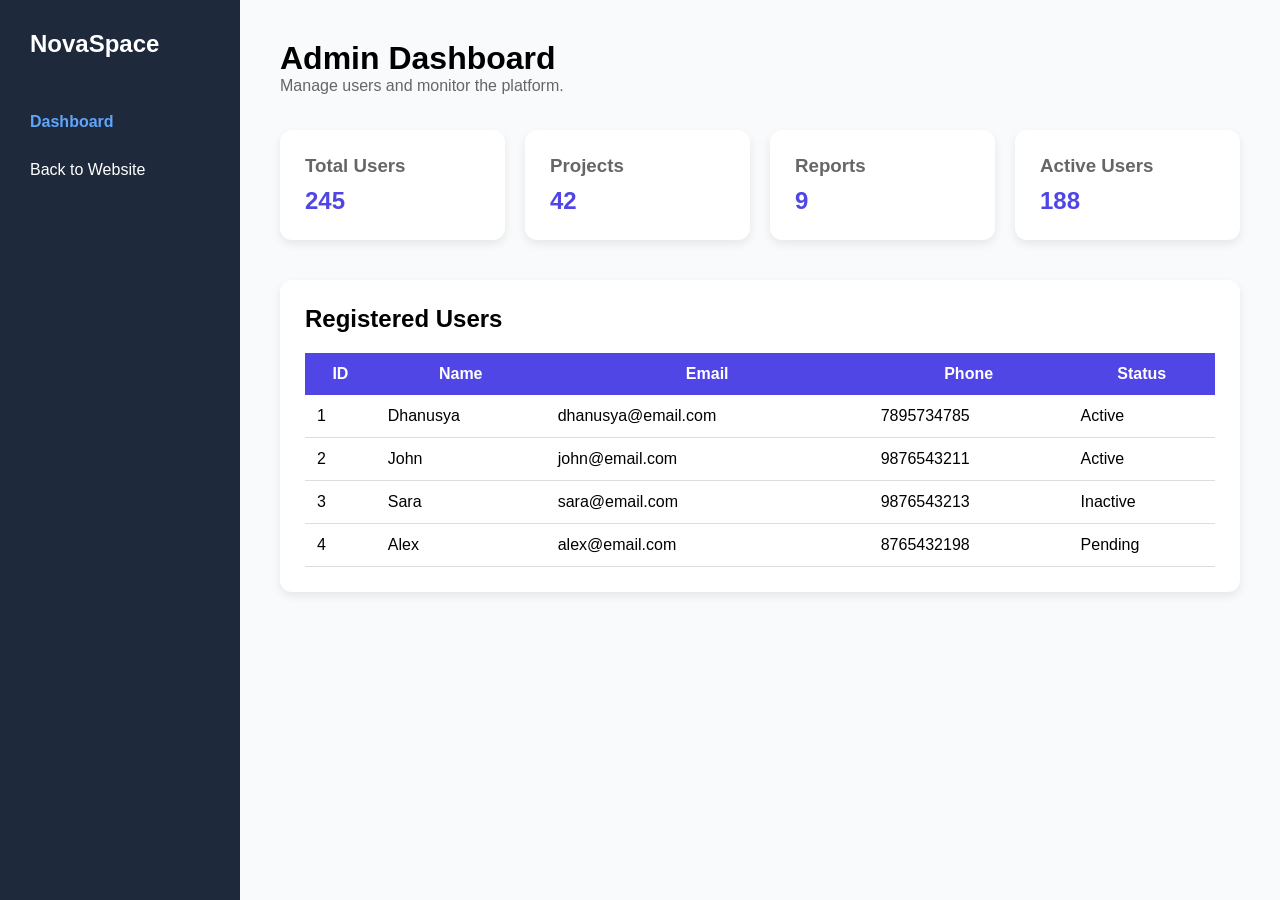
<file: admindashboard.html>
<!DOCTYPE html>
<html lang="en">

<head>
    <meta charset="UTF-8">
    <meta name="viewport" content="width=device-width, initial-scale=1.0">
    <title>Admin Panel | NovaSpace</title>
    <link rel="stylesheet" href="admindashboard.css">
</head>

<body>
    <!-- Sidebar -->
    <aside class="sidebar">
        <h2>NovaSpace</h2>
        <ul>
            <li class="active">Dashboard</li>
            <li><a href="index.html">Back to Website</a></li>
        </ul>

    </aside>

    <!-- Main Content -->
    <main class="main">
        <header>
            <h1>Admin Dashboard</h1>
            <p>Manage users and monitor the platform.</p>
        </header>

        <!-- Statistics -->
        <section class="cards">
            <div class="card">
                <h3>Total Users</h3>
                <h2>245</h2>
            </div>
            
            <div class="card">
                <h3>Projects</h3>
                <h2>42</h2>
            </div>

            <div class="card">
                <h3>Reports</h3>
                <h2>9</h2>
            </div>

            <div class="card">
                <h3>Active Users</h3>
                <h2>188</h2>
            </div>
        </section>

        <!-- User Table -->
        <section class="users">
            <h2>Registered Users</h2>
            <table>

                <tr>
                    <th>ID</th>
                    <th>Name</th>
                    <th>Email</th>
                    <th>Phone</th>
                    <th>Status</th>
                </tr>

                <tr>
                    <td>1</td>
                    <td>Dhanusya</td>
                    <td>dhanusya@email.com</td>
                    <td>7895734785</td>
                    <td>Active</td>
                </tr>

                <tr>
                    <td>2</td>
                    <td>John</td>
                    <td>john@email.com</td>
                    <td>9876543211</td>
                    <td>Active</td>
                </tr>

                <tr>
                    <td>3</td>
                    <td>Sara</td>
                    <td>sara@email.com</td>
                    <td>9876543213</td>
                    <td>Inactive</td>
                </tr>

                <tr>
                    <td>4</td>
                    <td>Alex</td>
                    <td>alex@email.com</td>
                    <td>8765432198</td>
                    <td>Pending</td>
                </tr>
            </table>
        </section>
    </main>
</body>
</html>
</file>
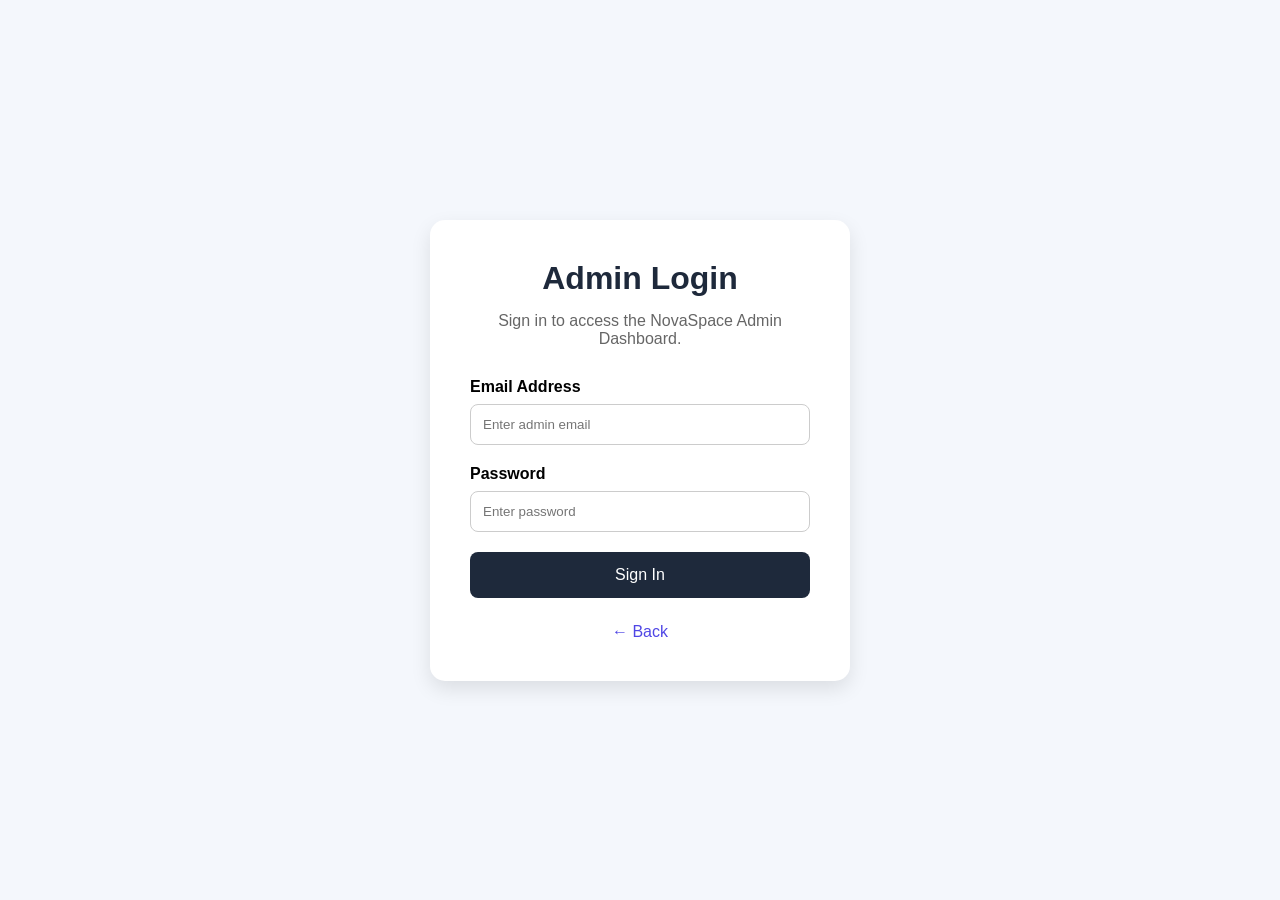
<file: adminSignin.html>
<!DOCTYPE html>
<html lang="en">

<head>
    <meta charset="UTF-8">
    <meta name="viewport" content="width=device-width, initial-scale=1.0">
    <title>Admin Login | NovaSpace</title>
    <link rel="stylesheet" href="adminSignin.css">
</head>

<body>
    <div class="container">
        <div class="login-box">
            <h1>Admin Login</h1>
            <p>
                Sign in to access the NovaSpace Admin Dashboard.
            </p>
            
            <form>
                <label>Email Address</label>
                <input
                    type="email"
                    placeholder="Enter admin email">

                <label>Password</label>
                <input
                    type="password"
                    placeholder="Enter password">

                <a href="admindashboard.html" class="login-btn">
                    Sign In
                </a>

            </form>
            <a href="account.html" class="back">
                ← Back
            </a>
        </div>
    </div>
</body>
</html>
</file>
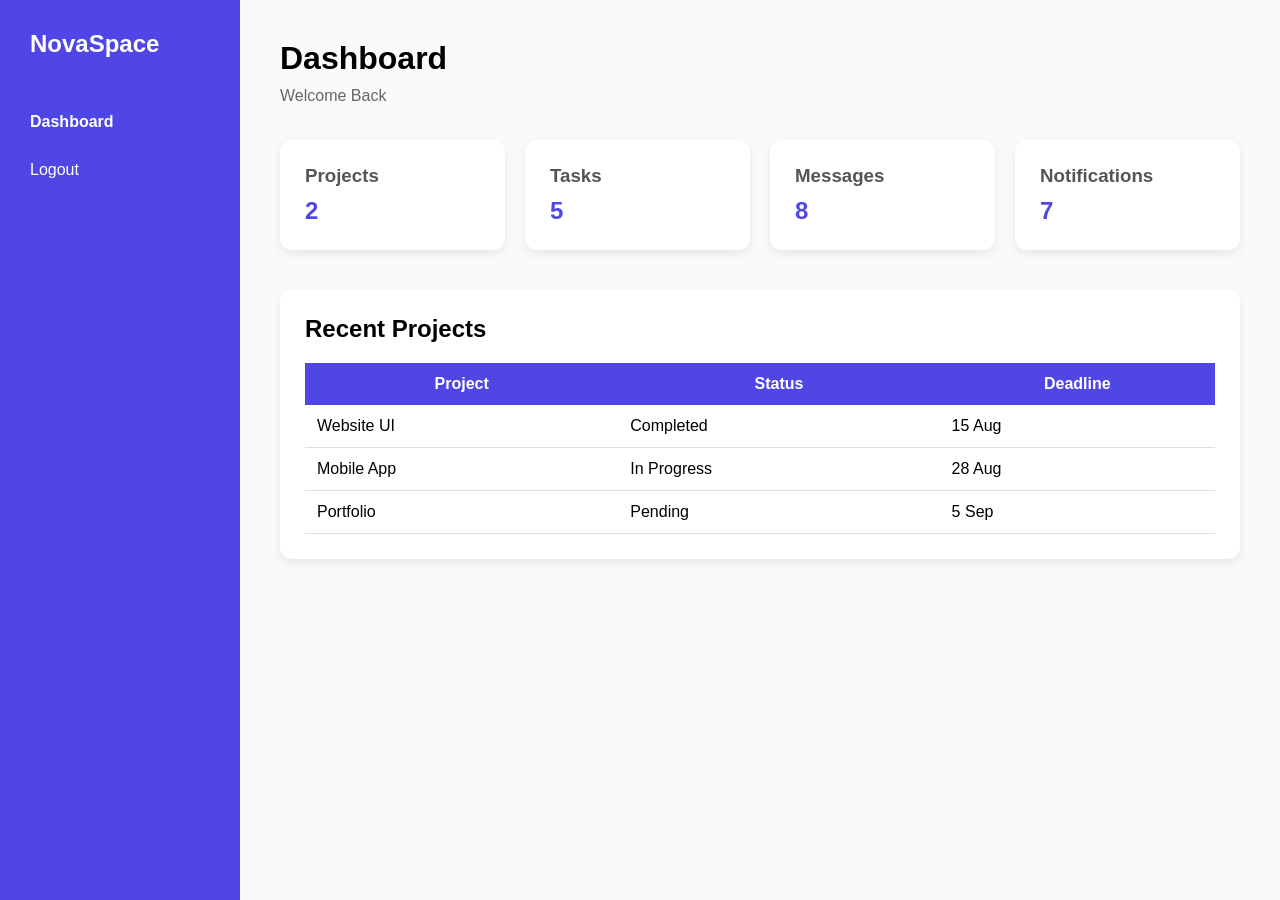
<file: dashboard.html>
<!DOCTYPE html>
<html lang="en">

<head>
    <meta charset="UTF-8">
    <meta name="viewport" content="width=device-width, initial-scale=1.0">
    <title>Dashboard | NovaSpace</title>
    <link rel="stylesheet" href="dashboard.css">
</head>

<body>
    <!-- Sidebar -->
    <aside class="sidebar">
        <h2>NovaSpace</h2>
       
        <ul>
            <li class="active">Dashboard</li>
            <li><a href="index.html">Logout</a></li>
        </ul>
    </aside>

    <!-- Main Content -->
    <main class="main-content">
        <header>
            <h1>Dashboard</h1>
            <p>Welcome Back</p>
        </header>

        <!-- Cards -->
        <section class="cards">
            <div class="card">
                <h3>Projects</h3>
                <h2>2</h2>
            </div>

            <div class="card">
                <h3>Tasks</h3>
                <h2>5</h2>
            </div>

            <div class="card">
                <h3>Messages</h3>
                <h2>8</h2>
            </div>

            <div class="card">
                <h3>Notifications</h3>
                <h2>7</h2>
            </div>
        </section>

        <!-- Recent Projects -->
        <section class="projects">
            <h2>Recent Projects</h2>
            <table>
                <tr>
                    <th>Project</th>
                    <th>Status</th>
                    <th>Deadline</th>
                </tr>

                <tr>
                    <td>Website UI</td>
                    <td>Completed</td>
                    <td>15 Aug</td>
                </tr>

                <tr>
                    <td>Mobile App</td>
                    <td>In Progress</td>
                    <td>28 Aug</td>
                </tr>

                <tr>
                    <td>Portfolio</td>
                    <td>Pending</td>
                    <td>5 Sep</td>
                </tr>

            </table>
        </section>
    </main>
</body>
</html>
</file>
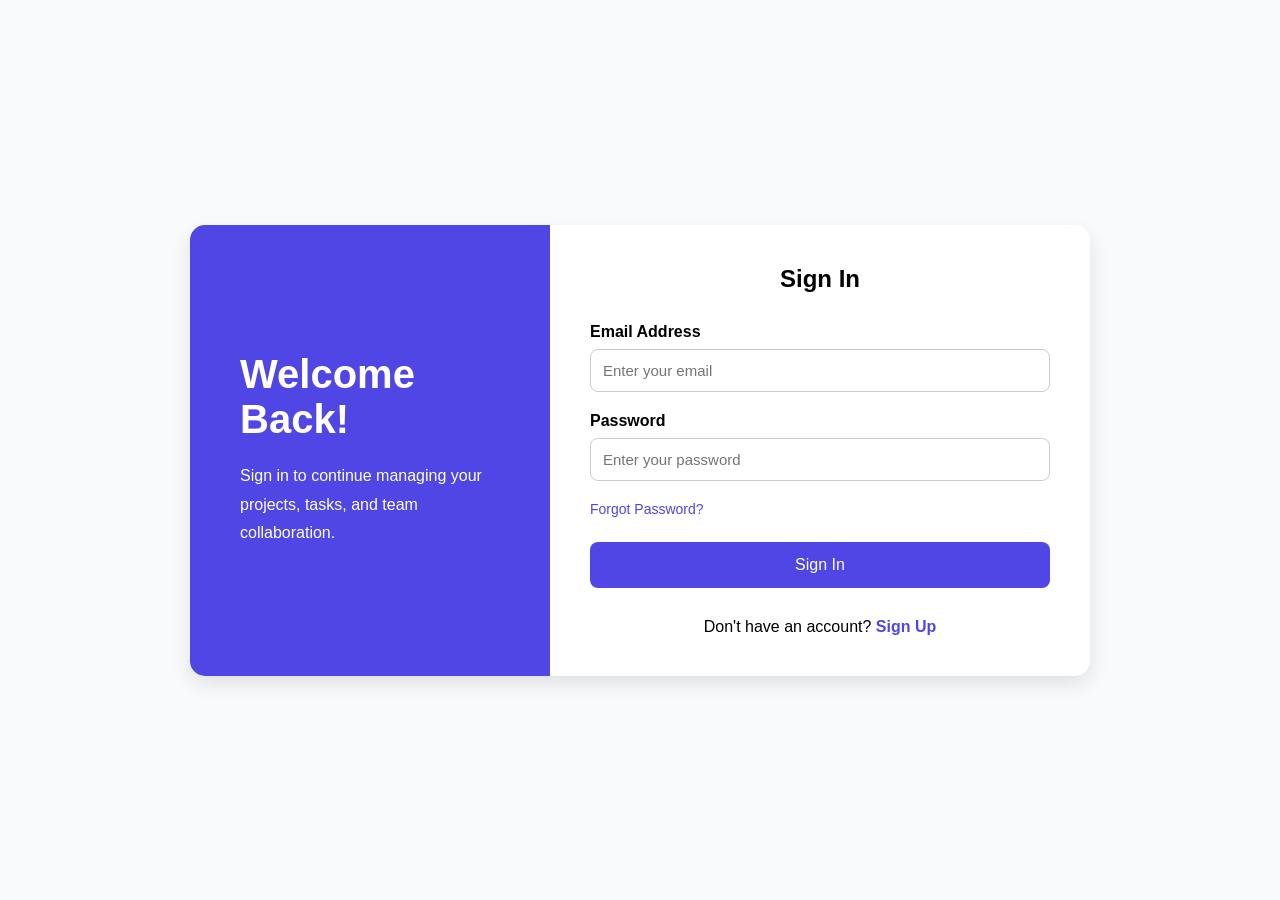
<file: signin.html>
<!DOCTYPE html>
<html lang="en">

<head>
    <meta charset="UTF-8">
    <meta name="viewport" content="width=device-width, initial-scale=1.0">
    <title>Sign In | NovaSpace</title>
    <link rel="stylesheet" href="signin.css">
</head>

<body>
    <div class="container">
        <div class="left">
            <h1>Welcome Back!</h1>
            <p>
                Sign in to continue managing your projects,
                tasks, and team collaboration.
            </p>
        </div>

        <div class="right">
            <h2>Sign In</h2>
            <form>
                <label>Email Address</label>
                <input
                    type="email"
                    placeholder="Enter your email">

                <label>Password</label>

                <input
                    type="password"
                    placeholder="Enter your password">

                <div class="options">
                    <a href="#">Forgot Password?</a>
                </div>

                <a href="dashboard.html" class="signin-btn">
                    Sign In
                </a>
            </form>

            <p class="bottom-text">
                Don't have an account?
                <a href="signup.html">Sign Up</a>
            </p>
        </div>
    </div>
</body>
</html>
</file>
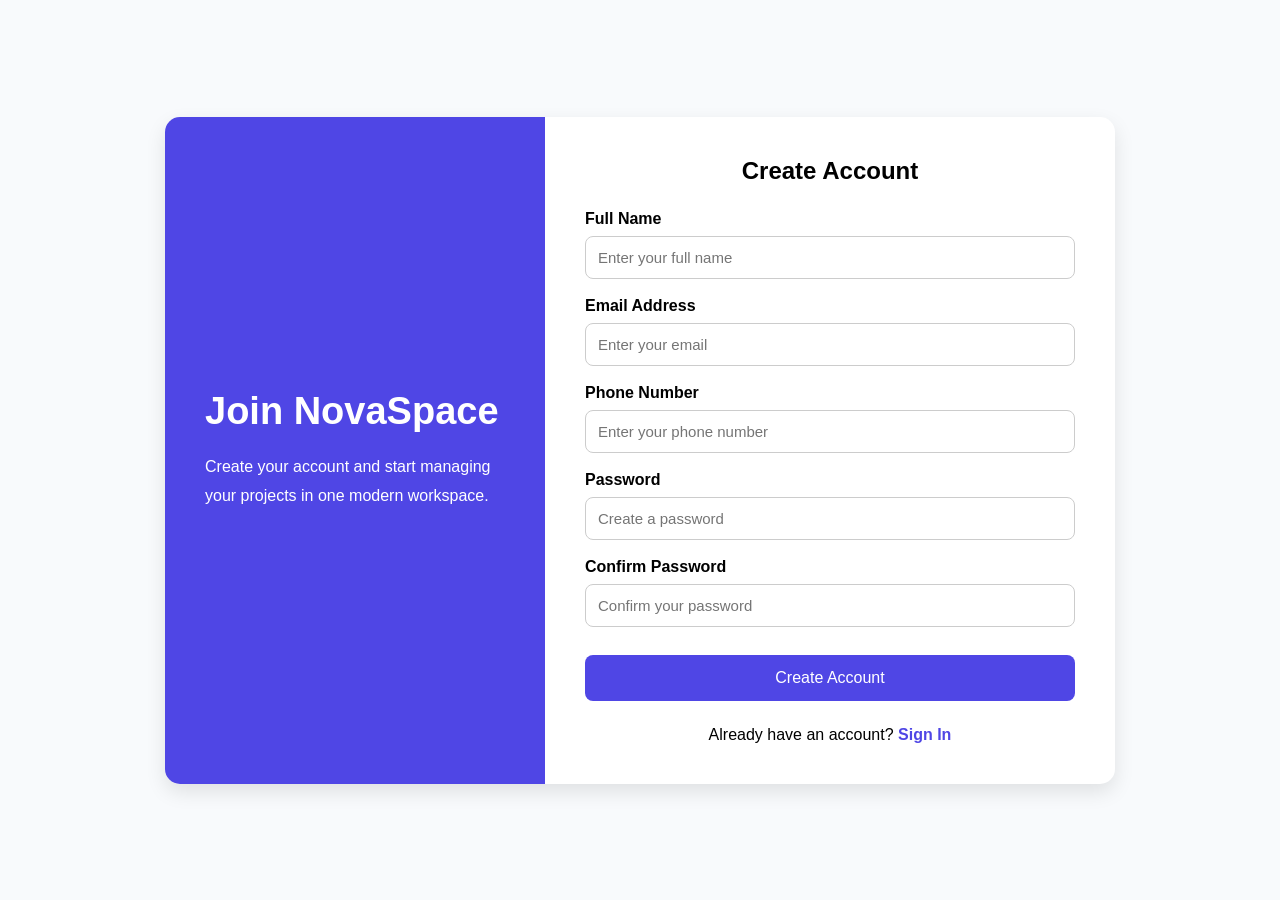
<file: signup.html>
<!DOCTYPE html>
<html lang="en">

<head>
    <meta charset="UTF-8">
    <meta name="viewport" content="width=device-width, initial-scale=1.0">
    <title>Sign Up | NovaSpace</title>
    <link rel="stylesheet" href="signup.css">
</head>

<body>
    <div class="container">
        <div class="left">
            <h1>Join NovaSpace</h1>

            <p>
                Create your account and start managing your projects
                in one modern workspace.
            </p>
        </div>

        <div class="right">
            <h2>Create Account</h2>
            <form>
                <label>Full Name</label>
                <input
                    type="text"
                    placeholder="Enter your full name">

                <label>Email Address</label>
                <input
                    type="email"
                    placeholder="Enter your email">

                <label>Phone Number</label>
                <input
                    type="tel"
                    placeholder="Enter your phone number">
                    
                <label>Password</label>
                <input
                    type="password"
                    placeholder="Create a password">

                <label>Confirm Password</label>
                <input
                    type="password"
                    placeholder="Confirm your password">

                    <a href="verification-otp.html" class="signup-btn">
                    Create Account
                </a>
            </form>

            <p class="bottom">
                Already have an account?
                <a href="signin.html">Sign In</a>
            </p>

        </div>
    </div>
</body>
</html>
</file>
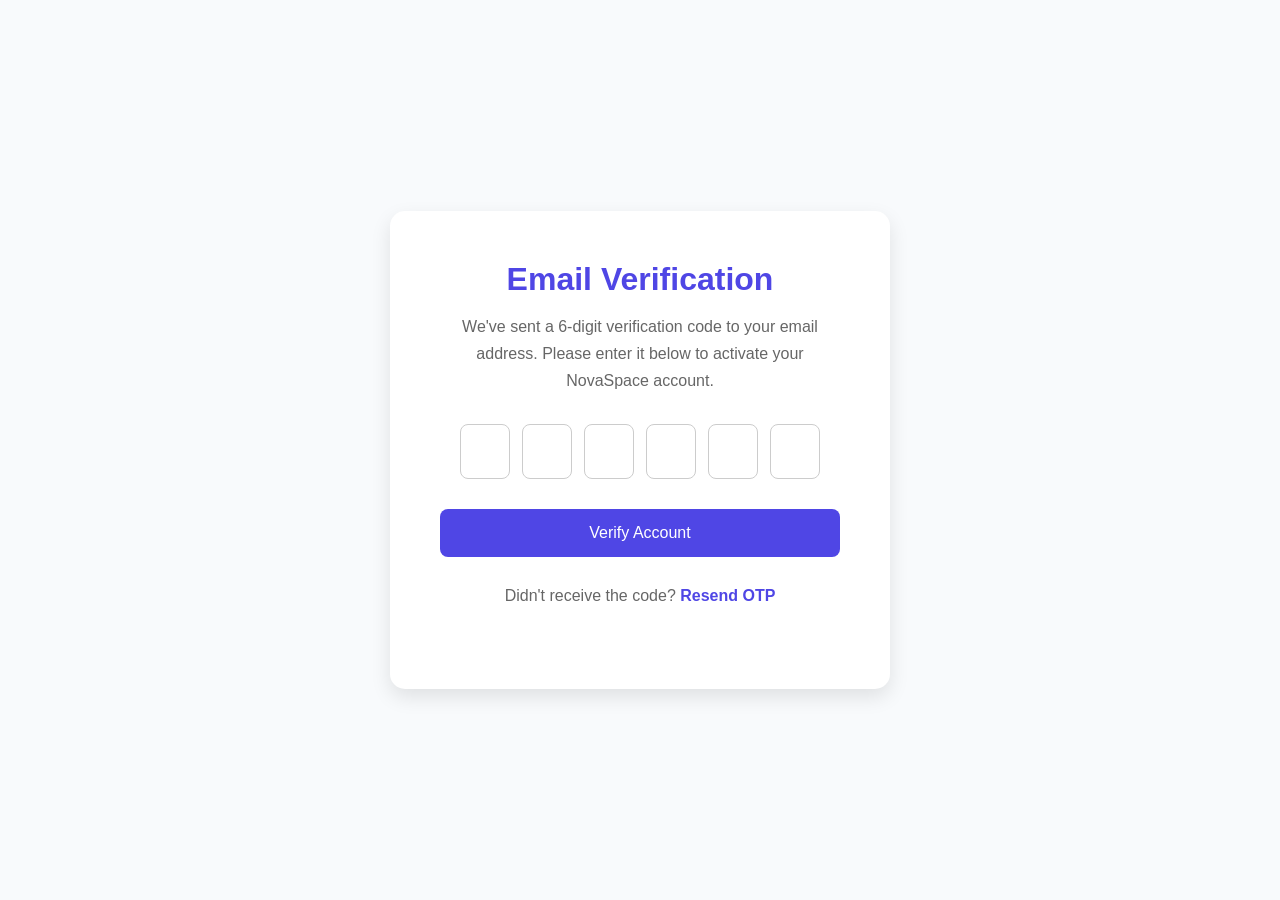
<file: verification-otp.html>
<!DOCTYPE html>
<html lang="en">

<head>
    <meta charset="UTF-8">
    <meta name="viewport" content="width=device-width, initial-scale=1.0">
    <title>Verify Account | NovaSpace</title>
    <link rel="stylesheet" href="verification-otp.css">
</head>
<body>
    <div class="container">
        <div class="verify-card">
            <h1>Email Verification</h1>

            <p>
                We've sent a 6-digit verification code to your email address.
                Please enter it below to activate your NovaSpace account.
            </p>

            <form>
                <div class="otp-box">
                    <input type="text" maxlength="1">
                    <input type="text" maxlength="1">
                    <input type="text" maxlength="1">
                    <input type="text" maxlength="1">
                    <input type="text" maxlength="1">
                    <input type="text" maxlength="1">
                </div>

                <a href="signin.html" class="verify-btn">
                    Verify Account
                </a>
            </form>

            <p class="resend">
                Didn't receive the code?
                <a href="#">Resend OTP</a>
            </p>

        </div>
    </div>
</body>
</html>
</file>
<file: admindashboard.css>
*{
    margin:0;
    padding:0;
    box-sizing:border-box;
}

/* Body */
body{
    display:flex;
    font-family:Arial, Helvetica, sans-serif;
    background:#F8FAFC;
}

/* Sidebar */
.sidebar{
    width:240px;
    height:100vh;
    background:#1E293B;
    color:white;
    padding:30px;
}

.sidebar h2{
    margin-bottom:40px;
}

.sidebar ul{
    list-style:none;
}

.sidebar li{
    padding:15px 0;
    cursor:pointer;
}

.sidebar li:hover{
    color:#60A5FA;
}

.sidebar a{
    color:white;
    text-decoration:none;
}

.active{
    font-weight:bold;
    color:#60A5FA;
}


/* Main */

.main{
    flex:1;
    padding:40px;
}

header{
    margin-bottom:35px;
}

header p{
    color:#666;
}


/* Cards */
.cards{
    display:flex;
    gap:20px;
    margin-bottom:40px;
}

.card{
    flex:1;
    background:white;
    padding:25px;
    border-radius:12px;
    box-shadow:0 4px 10px rgba(0,0,0,.08);
}

.card h3{
    color:#666;
    margin-bottom:10px;
}

.card h2{
    color:#4F46E5;
}


/* User Table */
.users{
    background:white;
    padding:25px;
    border-radius:12px;
    box-shadow:0 4px 10px rgba(0,0,0,.08);
}

.users h2{
    margin-bottom:20px;
}

table{
    width:100%;
    border-collapse:collapse;
}

th{
    background:#4F46E5;
    color:white;
    padding:12px;
}

td{
    padding:12px;
    border-bottom:1px solid #ddd;
}

tr:hover{
    background:#F3F4F6;
}
</file>
<file: adminSignin.css>
* {
  margin: 0;
  padding: 0;
  box-sizing: border-box;
}

body {
  font-family: Arial, Helvetica, sans-serif;
  background: #F4F7FC;
  display: flex;
  justify-content: center;
  align-items: center;
  min-height: 100vh;
}

.login-box {
  width: 420px;
  background: white;
  padding: 40px;
  border-radius: 15px;
  box-shadow: 0 8px 20px rgba(0, 0, 0, .1);
}

.login-box h1 {
  text-align: center;
  color: #1E293B;
  margin-bottom: 15px;
}

.login-box p {
  text-align: center;
  color: #666;
  margin-bottom: 30px;
}

form {
  display: flex;
  flex-direction: column;
}

label {
  margin-bottom: 8px;
  font-weight: bold;
}

input {
  padding: 12px;
  margin-bottom: 20px;
  border: 1px solid #ccc;
  border-radius: 8px;
}

input:focus {
  outline: none;
  border-color: #4F46E5;
}

.login-btn {
  text-decoration: none;
  background: #1E293B;
  color: white;
  text-align: center;
  padding: 14px;
  border-radius: 8px;
  transition: .3s;
}

.login-btn:hover {
  background: #111827;
}

.back {
  display: block;
  margin-top: 25px;
  text-align: center;
  text-decoration: none;
  color: #4F46E5;
}
</file>
<file: dashboard.css>
* {
  margin: 0;
  padding: 0;
  box-sizing: border-box;
}

/* Body */
body {
  font-family: Arial, Helvetica, sans-serif;
  background: #F8FAFC;
  display: flex;
}

/* Sidebar */
.sidebar {
  width: 240px;
  height: 100vh;
  background: #4F46E5;
  color: white;
  padding: 30px;
}

.sidebar h2 {
  margin-bottom: 40px;
}

.sidebar ul {
  list-style: none;
}

.sidebar li {
  padding: 15px 0;
  cursor: pointer;
}

.sidebar li:hover {
  color: #ddd;
}

.sidebar a {
  text-decoration: none;
  color: white;
}

.active {
  font-weight: bold;
}

/* Main */
.main-content {
  flex: 1;
  padding: 40px;
}

header {
  margin-bottom: 35px;
}

header h1 {
  margin-bottom: 10px;
}

header p {
  color: #666;
}

/* Cards */
.cards {
  display: flex;
  gap: 20px;
  margin-bottom: 40px;
}

.card {
  flex: 1;
  background: white;
  padding: 25px;
  border-radius: 12px;
  box-shadow: 0 4px 10px rgba(0, 0, 0, .08);
}

.card h3 {
  color: #555;
  margin-bottom: 10px;
}

.card h2 {
  color: #4F46E5;
}

/* Table */
.projects {
  background: white;
  padding: 25px;
  border-radius: 12px;
  box-shadow: 0 4px 10px rgba(0, 0, 0, .08);
}

.projects h2 {
  margin-bottom: 20px;
}

table {
  width: 100%;
  border-collapse: collapse;
}

th {
  background: #4F46E5;
  color: white;
  padding: 12px;
}

td {
  padding: 12px;
  border-bottom: 1px solid #ddd;
}

tr:hover {
  background: #F3F4F6;
}
</file>
<file: signin.css>
*{
    margin:0;
    padding:0;
    box-sizing:border-box;
}

/* Body */
body{
    font-family:Arial, Helvetica, sans-serif;
    background:#F8FAFC;
    display:flex;
    justify-content:center;
    align-items:center;
    min-height:100vh;
}

/* Main Container */
.container{
    display:flex;
    width:900px;
    background:white;
    border-radius:15px;
    overflow:hidden;
    box-shadow:0 8px 20px rgba(0,0,0,.1);
}

/* Left Side */
.left{
    width:40%;
    background:#4F46E5;
    color:white;
    padding:50px;
    display:flex;
    flex-direction:column;
    justify-content:center;
}

.left h1{
    font-size:40px;
    margin-bottom:20px;
}

.left p{
    line-height:1.8;
}

/* Right Side */
.right{
    width:60%;
    padding:40px;
}

.right h2{
    text-align:center;
    margin-bottom:30px;
}

/* Form */
form{
    display:flex;
    flex-direction:column;
}

label{
    margin-bottom:8px;
    font-weight:bold;
}

input{
    padding:12px;
    border:1px solid #ccc;
    border-radius:8px;
    margin-bottom:20px;
    font-size:15px;
}

input:focus{
    outline:none;
    border-color:#4F46E5;
}

/* Remember + Forgot */
.options{
    display:flex;
    justify-content:space-between;
    align-items:center;
    margin-bottom:25px;
    font-size:14px;
}

.remember{
    display:flex;
    align-items:center;
    gap:8px;
}

.options a{
    text-decoration:none;
    color:#4F46E5;
}

/* Button */
.signin-btn{
    text-decoration:none;
    background:#4F46E5;
    color:white;
    text-align:center;
    padding:14px;
    border-radius:8px;
    transition:.3s;
}

.signin-btn:hover{
    background:#4338CA;
}

/* Bottom */
.bottom-text{
    margin-top:30px;
    text-align:center;
}

.bottom-text a{
    text-decoration:none;
    color:#4F46E5;
    font-weight:bold;
}
</file>
<file: signup.css>
* {
    margin: 0;
    padding: 0;
    box-sizing: border-box;
}

/* Body */
body {
    font-family: Arial, Helvetica, sans-serif;
    background: #F8FAFC;
    display: flex;
    justify-content: center;
    align-items: center;
    min-height: 100vh;
    padding: 40px;
}

/* Main Container */
.container {
    display: flex;
    width: 950px;
    background: white;
    border-radius: 15px;
    overflow: hidden;
    box-shadow: 0 8px 20px rgba(0, 0, 0, .1);
}

/* Left Side */
.left {
    width: 40%;
    background: #4F46E5;
    color: white;
    padding: 60px 40px;
    display: flex;
    flex-direction: column;
    justify-content: center;
}

.left h1 {
    font-size: 38px;
    margin-bottom: 20px;
}

.left p {
    line-height: 1.8;
}

/* Right Side */
.right {
    width: 60%;
    padding: 40px;
}

.right h2 {
    margin-bottom: 25px;
    text-align: center;
}

form {
    display: flex;
    flex-direction: column;
}

label {
    margin-bottom: 8px;
    font-weight: bold;
}

input {
    padding: 12px;
    margin-bottom: 18px;
    border: 1px solid #ccc;
    border-radius: 8px;
    font-size: 15px;
}

input:focus {
    outline: none;
    border-color: #4F46E5;
}

/* Button */
.signup-btn {
    text-decoration: none;
    background: #4F46E5;
    color: white;
    text-align: center;
    padding: 14px;
    border-radius: 8px;
    margin-top: 10px;
    transition: .3s;
}

.signup-btn:hover {
    background: #4338CA;
}

/* Bottom Text */
.bottom {
    margin-top: 25px;
    text-align: center;
}

.bottom a {
    color: #4F46E5;
    text-decoration: none;
    font-weight: bold;
}
</file>
<file: verification-otp.css>
* {
    margin: 0;
    padding: 0;
    box-sizing: border-box;
}

/* Body */
body {
    font-family: Arial, Helvetica, sans-serif;
    background: #F8FAFC;
    display: flex;
    justify-content: center;
    align-items: center;
    min-height: 100vh;
}

/* Card */
.verify-card {
    width: 500px;
    background: white;
    padding: 50px;
    border-radius: 15px;
    text-align: center;
    box-shadow: 0 8px 20px rgba(0, 0, 0, .1);
}

/* Icon */
.icon {
    font-size: 55px;
    margin-bottom: 20px;
}

/* Heading */
.verify-card h1 {
    color: #4F46E5;
    margin-bottom: 15px;
}

/* Paragraph */
.verify-card p {
    color: #666;
    line-height: 1.7;
    margin-bottom: 30px;
}

/* OTP Boxes */
.otp-box {
    display: flex;
    justify-content: center;
    gap: 12px;
    margin-bottom: 30px;
}

.otp-box input {
    width: 50px;
    height: 55px;
    border: 1px solid #ccc;
    border-radius: 8px;
    text-align: center;
    font-size: 22px;
}

.otp-box input:focus {
    outline: none;
    border-color: #4F46E5;
}

/* Button */
.verify-btn {
    display: block;
    text-decoration: none;
    background: #4F46E5;
    color: white;
    padding: 15px;
    border-radius: 8px;
    transition: .3s;
}

.verify-btn:hover {
    background: #4338CA;
}

/* Resend */
.resend {
    margin-top: 25px;
}

.resend a {
    text-decoration: none;
    color: #4F46E5;
    font-weight: bold;
}
</file>
